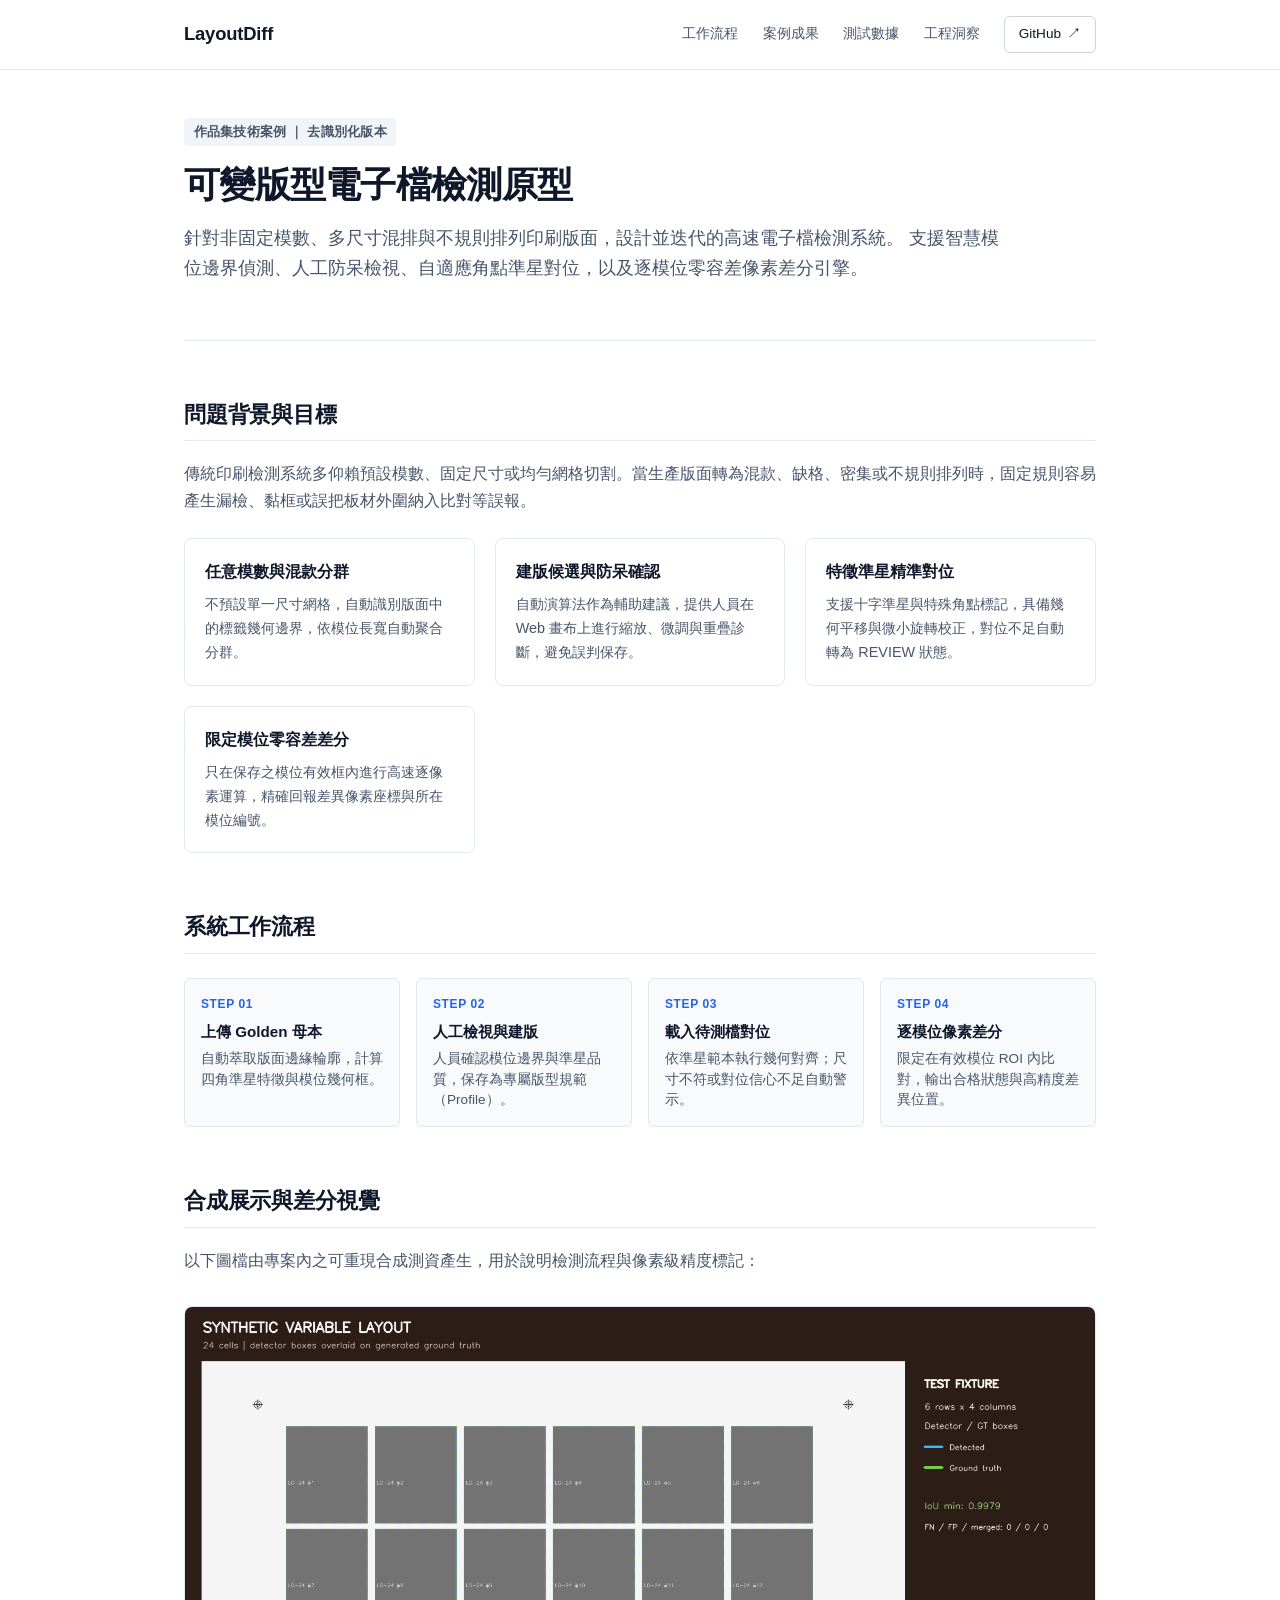
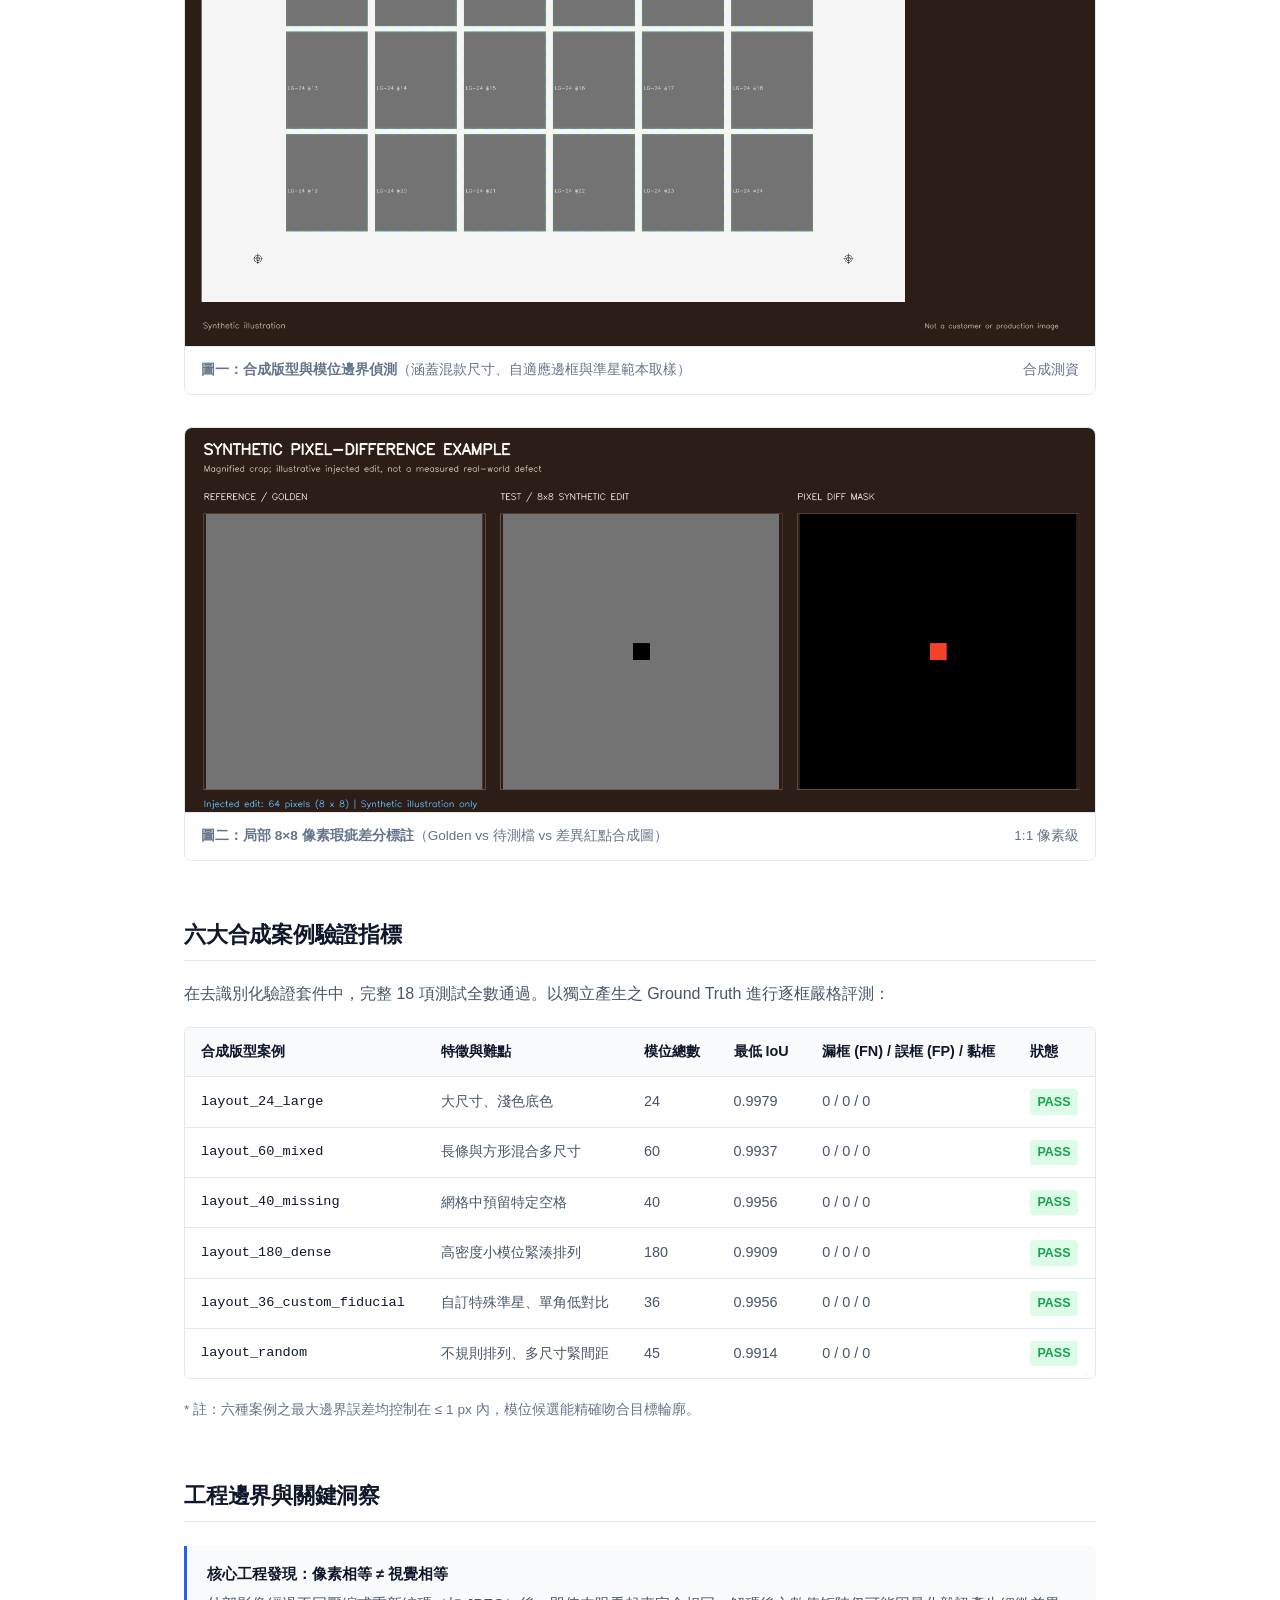
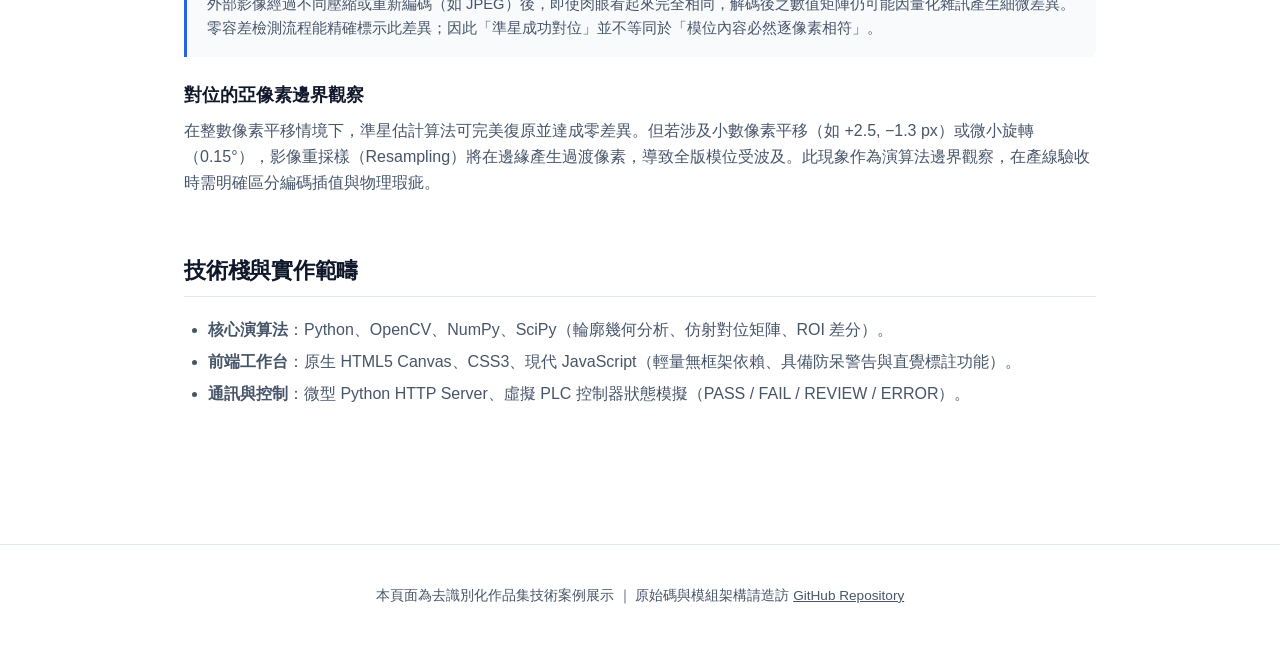
<file: index.html>
<!DOCTYPE html>
<html lang="zh-TW">
<head>
  <meta charset="UTF-8">
  <meta name="viewport" content="width=device-width, initial-scale=1.0">
  <title>LayoutDiff - 可變版型電子檔檢測原型</title>
  <style>
    :root {
      --bg: #ffffff;
      --bg-alt: #f8fafc;
      --card-bg: #ffffff;
      --text-main: #0f172a;
      --text-muted: #475569;
      --text-light: #64748b;
      --border: #e2e8f0;
      --border-dark: #cbd5e1;
      --primary: #2563eb;
      --primary-hover: #1d4ed8;
      --badge-pass: #16a34a;
      --badge-pass-bg: #dcfce7;
      --font-mono: ui-monospace, SFMono-Regular, Menlo, Monaco, Consolas, "Liberation Mono", "Courier New", monospace;
    }

    * {
      box-sizing: border-box;
      margin: 0;
      padding: 0;
    }

    body {
      background-color: var(--bg);
      color: var(--text-main);
      font-family: -apple-system, BlinkMacSystemFont, "Segoe UI", Roboto, "Noto Sans TC", Helvetica, Arial, sans-serif;
      line-height: 1.65;
      font-size: 16px;
      -webkit-font-smoothing: antialiased;
    }

    header {
      border-bottom: 1px solid var(--border);
      background: #ffffff;
      position: sticky;
      top: 0;
      z-index: 50;
    }

    .nav-container {
      max-width: 960px;
      margin: 0 auto;
      padding: 1rem 1.5rem;
      display: flex;
      justify-content: space-between;
      align-items: center;
    }

    .brand {
      font-size: 1.15rem;
      font-weight: 700;
      color: var(--text-main);
      text-decoration: none;
      letter-spacing: -0.01em;
    }

    .nav-links a {
      color: var(--text-muted);
      text-decoration: none;
      font-size: 0.9rem;
      font-weight: 500;
      margin-left: 1.25rem;
      transition: color 0.15s;
    }

    .nav-links a:hover {
      color: var(--primary);
    }

    .btn-github {
      display: inline-flex;
      align-items: center;
      gap: 0.4rem;
      padding: 0.4rem 0.85rem;
      border: 1px solid var(--border-dark);
      border-radius: 6px;
      background: var(--bg);
      color: var(--text-main) !important;
      font-size: 0.85rem !important;
    }

    .btn-github:hover {
      background: var(--bg-alt);
      border-color: #94a3b8;
    }

    main {
      max-width: 960px;
      margin: 0 auto;
      padding: 3rem 1.5rem 5rem 1.5rem;
    }

    .hero {
      margin-bottom: 3.5rem;
      padding-bottom: 2.5rem;
      border-bottom: 1px solid var(--border);
    }

    .badge-sub {
      display: inline-block;
      font-size: 0.8rem;
      font-weight: 600;
      padding: 0.2rem 0.6rem;
      background: #f1f5f9;
      color: var(--text-muted);
      border-radius: 4px;
      margin-bottom: 1rem;
      letter-spacing: 0.02em;
    }

    h1 {
      font-size: 2.25rem;
      font-weight: 800;
      line-height: 1.25;
      color: var(--text-main);
      margin-bottom: 1rem;
      letter-spacing: -0.02em;
    }

    .lead {
      font-size: 1.125rem;
      color: var(--text-muted);
      line-height: 1.7;
      max-width: 820px;
    }

    section {
      margin-bottom: 3.5rem;
    }

    h2 {
      font-size: 1.4rem;
      font-weight: 700;
      color: var(--text-main);
      margin-bottom: 1.25rem;
      padding-bottom: 0.4rem;
      border-bottom: 1px solid var(--border);
      letter-spacing: -0.01em;
    }

    h3 {
      font-size: 1.1rem;
      font-weight: 600;
      color: var(--text-main);
      margin: 1.5rem 0 0.5rem 0;
    }

    p {
      color: var(--text-muted);
      margin-bottom: 1rem;
    }

    ul, ol {
      color: var(--text-muted);
      margin-left: 1.5rem;
      margin-bottom: 1rem;
    }

    li {
      margin-bottom: 0.35rem;
    }

    /* Grid layout for features */
    .feature-grid {
      display: grid;
      grid-template-columns: repeat(auto-fit, minmax(260px, 1fr));
      gap: 1.25rem;
      margin: 1.5rem 0;
    }

    .feature-card {
      background: var(--card-bg);
      border: 1px solid var(--border);
      border-radius: 8px;
      padding: 1.25rem;
    }

    .feature-card h3 {
      margin-top: 0;
      font-size: 1rem;
      font-weight: 600;
      color: var(--text-main);
    }

    .feature-card p {
      font-size: 0.9rem;
      color: var(--text-muted);
      margin-bottom: 0;
    }

    /* Process Flow */
    .flow-steps {
      display: grid;
      grid-template-columns: repeat(auto-fit, minmax(200px, 1fr));
      gap: 1rem;
      margin: 1.5rem 0;
    }

    .flow-step {
      background: var(--bg-alt);
      border: 1px solid var(--border);
      border-radius: 6px;
      padding: 1rem;
    }

    .step-num {
      font-size: 0.75rem;
      font-weight: 700;
      color: var(--primary);
      text-transform: uppercase;
      letter-spacing: 0.05em;
      margin-bottom: 0.25rem;
    }

    .step-title {
      font-size: 0.95rem;
      font-weight: 600;
      color: var(--text-main);
      margin-bottom: 0.35rem;
    }

    .step-desc {
      font-size: 0.85rem;
      color: var(--text-muted);
      line-height: 1.5;
    }

    /* Images */
    .image-block {
      margin: 2rem 0;
      background: var(--bg-alt);
      border: 1px solid var(--border);
      border-radius: 8px;
      overflow: hidden;
    }

    .image-block img {
      width: 100%;
      height: auto;
      display: block;
    }

    .image-caption {
      padding: 0.75rem 1rem;
      font-size: 0.85rem;
      color: var(--text-light);
      background: #ffffff;
      border-top: 1px solid var(--border);
      display: flex;
      justify-content: space-between;
      align-items: center;
    }

    /* Data Table */
    .table-container {
      width: 100%;
      overflow-x: auto;
      margin: 1.25rem 0;
      border: 1px solid var(--border);
      border-radius: 6px;
    }

    table {
      width: 100%;
      border-collapse: collapse;
      text-align: left;
      font-size: 0.9rem;
    }

    th {
      background: var(--bg-alt);
      padding: 0.75rem 1rem;
      font-weight: 600;
      color: var(--text-main);
      border-bottom: 1px solid var(--border);
    }

    td {
      padding: 0.75rem 1rem;
      border-bottom: 1px solid var(--border);
      color: var(--text-muted);
    }

    tr:last-child td {
      border-bottom: none;
    }

    td.code {
      font-family: var(--font-mono);
      font-size: 0.85rem;
      color: var(--text-main);
    }

    .badge-pass {
      display: inline-block;
      padding: 0.15rem 0.45rem;
      background: var(--badge-pass-bg);
      color: var(--badge-pass);
      font-weight: 600;
      border-radius: 4px;
      font-size: 0.78rem;
    }

    /* Note Box */
    .callout {
      background: var(--bg-alt);
      border-left: 3px solid var(--primary);
      padding: 1rem 1.25rem;
      border-radius: 0 6px 6px 0;
      margin: 1.5rem 0;
      font-size: 0.92rem;
    }

    .callout-title {
      font-weight: 600;
      color: var(--text-main);
      margin-bottom: 0.35rem;
    }

    .callout p {
      margin-bottom: 0;
    }

    footer {
      border-top: 1px solid var(--border);
      background: #ffffff;
      padding: 2.5rem 1.5rem;
      font-size: 0.85rem;
      color: var(--text-light);
      text-align: center;
    }

    footer a {
      color: var(--text-muted);
      text-decoration: underline;
    }

    @media (max-width: 640px) {
      h1 { font-size: 1.8rem; }
      .lead { font-size: 1rem; }
      .flow-steps { grid-template-columns: 1fr; }
    }
  </style>
</head>
<body>

  <!-- Top Navigation -->
  <header>
    <div class="nav-container">
      <a href="#" class="brand">LayoutDiff</a>
      <div class="nav-links">
        <a href="#workflow">工作流程</a>
        <a href="#showcase">案例成果</a>
        <a href="#benchmarks">測試數據</a>
        <a href="#findings">工程洞察</a>
        <a href="https://github.com/darke45678-dev/LayoutDiff" target="_blank" class="btn-github">
          <span>GitHub</span> ↗
        </a>
      </div>
    </div>
  </header>

  <main>
    <!-- Hero Section -->
    <section class="hero">
      <span class="badge-sub">作品集技術案例 ｜ 去識別化版本</span>
      <h1>可變版型電子檔檢測原型</h1>
      <p class="lead">
        針對非固定模數、多尺寸混排與不規則排列印刷版面，設計並迭代的高速電子檔檢測系統。
        支援智慧模位邊界偵測、人工防呆檢視、自適應角點準星對位，以及逐模位零容差像素差分引擎。
      </p>
    </section>

    <!-- Problem & Goal -->
    <section>
      <h2>問題背景與目標</h2>
      <p>
        傳統印刷檢測系統多仰賴預設模數、固定尺寸或均勻網格切割。當生產版面轉為混款、缺格、密集或不規則排列時，固定規則容易產生漏檢、黏框或誤把板材外圍納入比對等誤報。
      </p>
      <div class="feature-grid">
        <div class="feature-card">
          <h3>任意模數與混款分群</h3>
          <p>不預設單一尺寸網格，自動識別版面中的標籤幾何邊界，依模位長寬自動聚合分群。</p>
        </div>
        <div class="feature-card">
          <h3>建版候選與防呆確認</h3>
          <p>自動演算法作為輔助建議，提供人員在 Web 畫布上進行縮放、微調與重疊診斷，避免誤判保存。</p>
        </div>
        <div class="feature-card">
          <h3>特徵準星精準對位</h3>
          <p>支援十字準星與特殊角點標記，具備幾何平移與微小旋轉校正，對位不足自動轉為 REVIEW 狀態。</p>
        </div>
        <div class="feature-card">
          <h3>限定模位零容差差分</h3>
          <p>只在保存之模位有效框內進行高速逐像素運算，精確回報差異像素座標與所在模位編號。</p>
        </div>
      </div>
    </section>

    <!-- Workflow -->
    <section id="workflow">
      <h2>系統工作流程</h2>
      <div class="flow-steps">
        <div class="flow-step">
          <div class="step-num">Step 01</div>
          <div class="step-title">上傳 Golden 母本</div>
          <div class="step-desc">自動萃取版面邊緣輪廓，計算四角準星特徵與模位幾何框。</div>
        </div>
        <div class="flow-step">
          <div class="step-num">Step 02</div>
          <div class="step-title">人工檢視與建版</div>
          <div class="step-desc">人員確認模位邊界與準星品質，保存為專屬版型規範（Profile）。</div>
        </div>
        <div class="flow-step">
          <div class="step-num">Step 03</div>
          <div class="step-title">載入待測檔對位</div>
          <div class="step-desc">依準星範本執行幾何對齊；尺寸不符或對位信心不足自動警示。</div>
        </div>
        <div class="flow-step">
          <div class="step-num">Step 04</div>
          <div class="step-title">逐模位像素差分</div>
          <div class="step-desc">限定在有效模位 ROI 內比對，輸出合格狀態與高精度差異位置。</div>
        </div>
      </div>
    </section>

    <!-- Visual Showcase -->
    <section id="showcase">
      <h2>合成展示與差分視覺</h2>
      <p>以下圖檔由專案內之可重現合成測資產生，用於說明檢測流程與像素級精度標記：</p>

      <div class="image-block">
        <img src="assets/portfolio/synthetic_layout_overview.png" alt="合成版型與偵測框示意圖">
        <div class="image-caption">
          <span><strong>圖一：合成版型與模位邊界偵測</strong>（涵蓋混款尺寸、自適應邊框與準星範本取樣）</span>
          <span>合成測資</span>
        </div>
      </div>

      <div class="image-block">
        <img src="assets/portfolio/synthetic_diff_example.png" alt="合成 8×8 像素修改差分對照圖">
        <div class="image-caption">
          <span><strong>圖二：局部 8×8 像素瑕疵差分標註</strong>（Golden vs 待測檔 vs 差異紅點合成圖）</span>
          <span>1:1 像素級</span>
        </div>
      </div>
    </section>

    <!-- Benchmarks -->
    <section id="benchmarks">
      <h2>六大合成案例驗證指標</h2>
      <p>在去識別化驗證套件中，完整 18 項測試全數通過。以獨立產生之 Ground Truth 進行逐框嚴格評測：</p>

      <div class="table-container">
        <table>
          <thead>
            <tr>
              <th>合成版型案例</th>
              <th>特徵與難點</th>
              <th>模位總數</th>
              <th>最低 IoU</th>
              <th>漏框 (FN) / 誤框 (FP) / 黏框</th>
              <th>狀態</th>
            </tr>
          </thead>
          <tbody>
            <tr>
              <td class="code">layout_24_large</td>
              <td>大尺寸、淺色底色</td>
              <td>24</td>
              <td>0.9979</td>
              <td>0 / 0 / 0</td>
              <td><span class="badge-pass">PASS</span></td>
            </tr>
            <tr>
              <td class="code">layout_60_mixed</td>
              <td>長條與方形混合多尺寸</td>
              <td>60</td>
              <td>0.9937</td>
              <td>0 / 0 / 0</td>
              <td><span class="badge-pass">PASS</span></td>
            </tr>
            <tr>
              <td class="code">layout_40_missing</td>
              <td>網格中預留特定空格</td>
              <td>40</td>
              <td>0.9956</td>
              <td>0 / 0 / 0</td>
              <td><span class="badge-pass">PASS</span></td>
            </tr>
            <tr>
              <td class="code">layout_180_dense</td>
              <td>高密度小模位緊湊排列</td>
              <td>180</td>
              <td>0.9909</td>
              <td>0 / 0 / 0</td>
              <td><span class="badge-pass">PASS</span></td>
            </tr>
            <tr>
              <td class="code">layout_36_custom_fiducial</td>
              <td>自訂特殊準星、單角低對比</td>
              <td>36</td>
              <td>0.9956</td>
              <td>0 / 0 / 0</td>
              <td><span class="badge-pass">PASS</span></td>
            </tr>
            <tr>
              <td class="code">layout_random</td>
              <td>不規則排列、多尺寸緊間距</td>
              <td>45</td>
              <td>0.9914</td>
              <td>0 / 0 / 0</td>
              <td><span class="badge-pass">PASS</span></td>
            </tr>
          </tbody>
        </table>
      </div>
      <p style="font-size: 0.85rem; color: var(--text-light);">
        * 註：六種案例之最大邊界誤差均控制在 ≤ 1 px 內，模位候選能精確吻合目標輪廓。
      </p>
    </section>

    <!-- Engineering Findings -->
    <section id="findings">
      <h2>工程邊界與關鍵洞察</h2>
      
      <div class="callout">
        <div class="callout-title">核心工程發現：像素相等 ≠ 視覺相等</div>
        <p>
          外部影像經過不同壓縮或重新編碼（如 JPEG）後，即使肉眼看起來完全相同，解碼後之數值矩陣仍可能因量化雜訊產生細微差異。零容差檢測流程能精確標示此差異；因此「準星成功對位」並不等同於「模位內容必然逐像素相符」。
        </p>
      </div>

      <h3>對位的亞像素邊界觀察</h3>
      <p>
        在整數像素平移情境下，準星估計算法可完美復原並達成零差異。但若涉及小數像素平移（如 +2.5, −1.3 px）或微小旋轉（0.15°），影像重採樣（Resampling）將在邊緣產生過渡像素，導致全版模位受波及。此現象作為演算法邊界觀察，在產線驗收時需明確區分編碼插值與物理瑕疵。
      </p>
    </section>

    <!-- Tech Stack -->
    <section>
      <h2>技術棧與實作範疇</h2>
      <ul>
        <li><strong>核心演算法</strong>：Python、OpenCV、NumPy、SciPy（輪廓幾何分析、仿射對位矩陣、ROI 差分）。</li>
        <li><strong>前端工作台</strong>：原生 HTML5 Canvas、CSS3、現代 JavaScript（輕量無框架依賴、具備防呆警告與直覺標註功能）。</li>
        <li><strong>通訊與控制</strong>：微型 Python HTTP Server、虛擬 PLC 控制器狀態模擬（PASS / FAIL / REVIEW / ERROR）。</li>
      </ul>
    </section>
  </main>

  <!-- Footer -->
  <footer>
    <p>
      本頁面為去識別化作品集技術案例展示 ｜ 原始碼與模組架構請造訪 
      <a href="https://github.com/darke45678-dev/LayoutDiff" target="_blank">GitHub Repository</a>
    </p>
  </footer>

</body>
</html>
</file>
